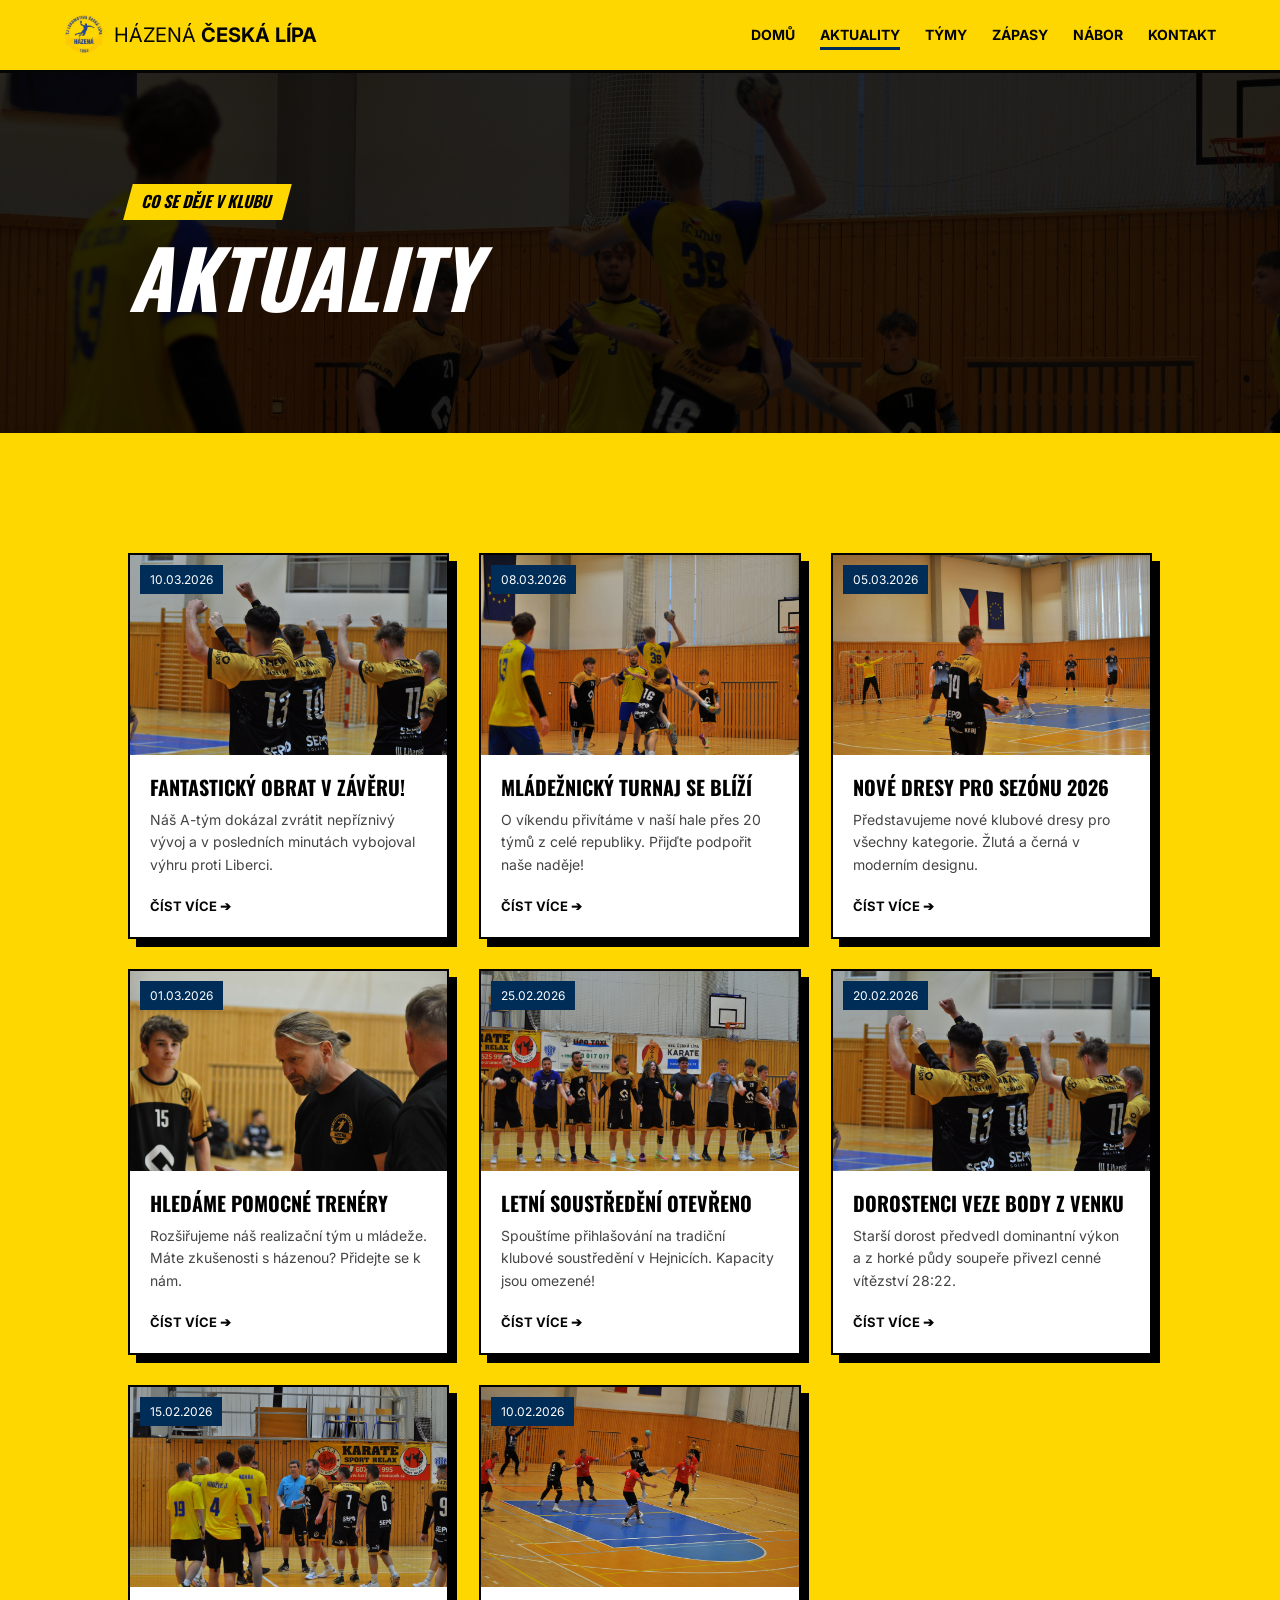
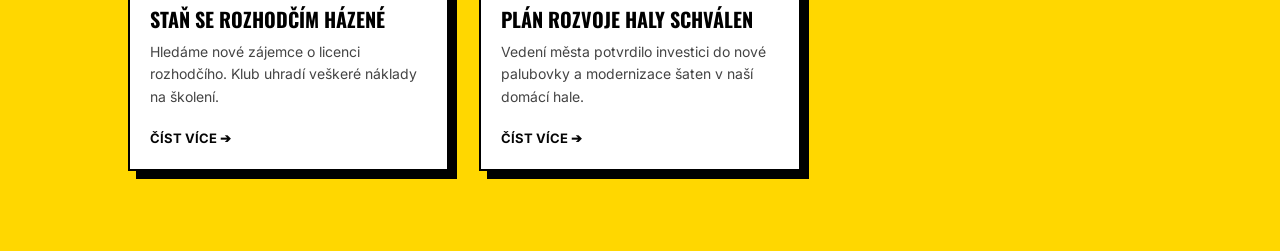
<file: aktuality.html>
<!DOCTYPE html>
<html lang="cs">
<head>
    <meta charset="UTF-8">
    <meta name="viewport" content="width=device-width, initial-scale=1.0">
    <title>Aktuality | Házená Česká Lípa</title>
    <link rel="stylesheet" href="style.css">
    <link href="https://fonts.googleapis.com/css2?family=Oswald:wght@400;700&family=Inter:wght@400;700&display=swap" rel="stylesheet">
</head>
<body>
    <nav class="navbar">
        <div class="logo">
            <img src="img/logo-ceskalipa.png" alt="Logo">
            <span>HÁZENÁ <strong>ČESKÁ</strong> <strong>LÍPA</strong></span>
        </div>
        <ul class="nav-links">
            <li><a href="index.html"><strong>DOMŮ</strong></a></li>
            <li><a href="aktuality.html" class="active">AKTUALITY</a></li>
            <li><a href="tymy.html">TÝMY</a></li>
            <li><a href="zapasy.html">ZÁPASY</a></li>
            <li><a href="nabor.html">NÁBOR</a></li>
            <li><a href="kontakt.html">KONTAKT</a></li>
        </ul>
    </nav>

    <header class="hero-sub">
        <div class="hero-content">
            <span class="badge">CO SE DĚJE V KLUBU</span>
            <h1>AKTUALITY</h1>
        </div>
    </header>

    <section class="news-section">
        <div class="news-grid">
            <article class="news-card">
                <div class="news-img">
                    <span class="date-tag">10.03.2026</span>
                    <img src="img/obrazek3.jpeg" alt="Zápas">
                </div>
                <div class="news-content">
                    <h3>FANTASTICKÝ OBRAT V ZÁVĚRU!</h3>
                    <p>Náš A-tým dokázal zvrátit nepříznivý vývoj a v posledních minutách vybojoval výhru proti Liberci.</p>
                    <a href="clanek-obrat.html" class="read-more">ČÍST VÍCE ➔</a>
                </div>
            </article>

            <article class="news-card">
                <div class="news-img">
                    <span class="date-tag">08.03.2026</span>
                    <img src="img/obrazek1.jpeg" alt="Mládež">
                </div>
                <div class="news-content">
                    <h3>MLÁDEŽNICKÝ TURNAJ SE BLÍŽÍ</h3>
                    <p>O víkendu přivítáme v naší hale přes 20 týmů z celé republiky. Přijďte podpořit naše naděje!</p>
                    <a href="clanek-turnaj.html" class="read-more">ČÍST VÍCE ➔</a>
                </div>
            </article>

            <article class="news-card">
                <div class="news-img">
                    <span class="date-tag">05.03.2026</span>
                    <img src="img/dresy.jpeg" alt="Dresy">
                </div>
                <div class="news-content">
                    <h3>NOVÉ DRESY PRO SEZÓNU 2026</h3>
                    <p>Představujeme nové klubové dresy pro všechny kategorie. Žlutá a černá v moderním designu.</p>
                    <a href="clanek-dresy.html" class="read-more">ČÍST VÍCE ➔</a>
                </div>
            </article>
            
            <article class="news-card">
                <div class="news-img">
                    <span class="date-tag">01.03.2026</span>
                    <img src="img/treneri.jpeg" alt="Trénink">
                </div>
                <div class="news-content">
                    <h3>HLEDÁME POMOCNÉ TRENÉRY</h3>
                    <p>Rozšiřujeme náš realizační tým u mládeže. Máte zkušenosti s házenou? Přidejte se k nám.</p>
                    <a href="clanek-treneri.html" class="read-more">ČÍST VÍCE ➔</a>
                </div>
            </article>

            <article class="news-card">
                <div class="news-img">
                    <span class="date-tag">25.02.2026</span>
                    <img src="img/tym.jpeg" alt="Soustředění">
                </div>
                <div class="news-content">
                    <h3>LETNÍ SOUSTŘEDĚNÍ OTEVŘENO</h3>
                    <p>Spouštíme přihlašování na tradiční klubové soustředění v Hejnicích. Kapacity jsou omezené!</p>
                    <a href="clanek-soustredeni.html" class="read-more">ČÍST VÍCE ➔</a>
                </div>
            </article>

            <article class="news-card">
                <div class="news-img">
                    <span class="date-tag">20.02.2026</span>
                    <img src="img/obrazek3.jpeg" alt="Vítězství">
                </div>
                <div class="news-content">
                    <h3>DOROSTENCI VEZE BODY Z VENKU</h3>
                    <p>Starší dorost předvedl dominantní výkon a z horké půdy soupeře přivezl cenné vítězství 28:22.</p>
                    <a href="clanek-dorost-vyhra.html" class="read-more">ČÍST VÍCE ➔</a>
                </div>
            </article>

            <article class="news-card">
                <div class="news-img">
                    <span class="date-tag">15.02.2026</span>
                    <img src="img/obrazek6.jpeg" alt="Rozhodčí">
                </div>
                <div class="news-content">
                    <h3>STAŇ SE ROZHODČÍM HÁZENÉ</h3>
                    <p>Hledáme nové zájemce o licenci rozhodčího. Klub uhradí veškeré náklady na školení.</p>
                    <a href="clanek-rozhodci.html" class="read-more">ČÍST VÍCE ➔</a>
                </div>
            </article>

            <article class="news-card">
                <div class="news-img">
                    <span class="date-tag">10.02.2026</span>
                    <img src="img/obrazek5.jpeg" alt="Valná hromada">
                </div>
                <div class="news-content">
                    <h3>PLÁN ROZVOJE HALY SCHVÁLEN</h3>
                    <p>Vedení města potvrdilo investici do nové palubovky a modernizace šaten v naší domácí hale.</p>
                    <a href="clanek-hala.html" class="read-more">ČÍST VÍCE ➔</a>
                </div>
            </article>
        </div>
    </section>

</body>
</html>
</file>
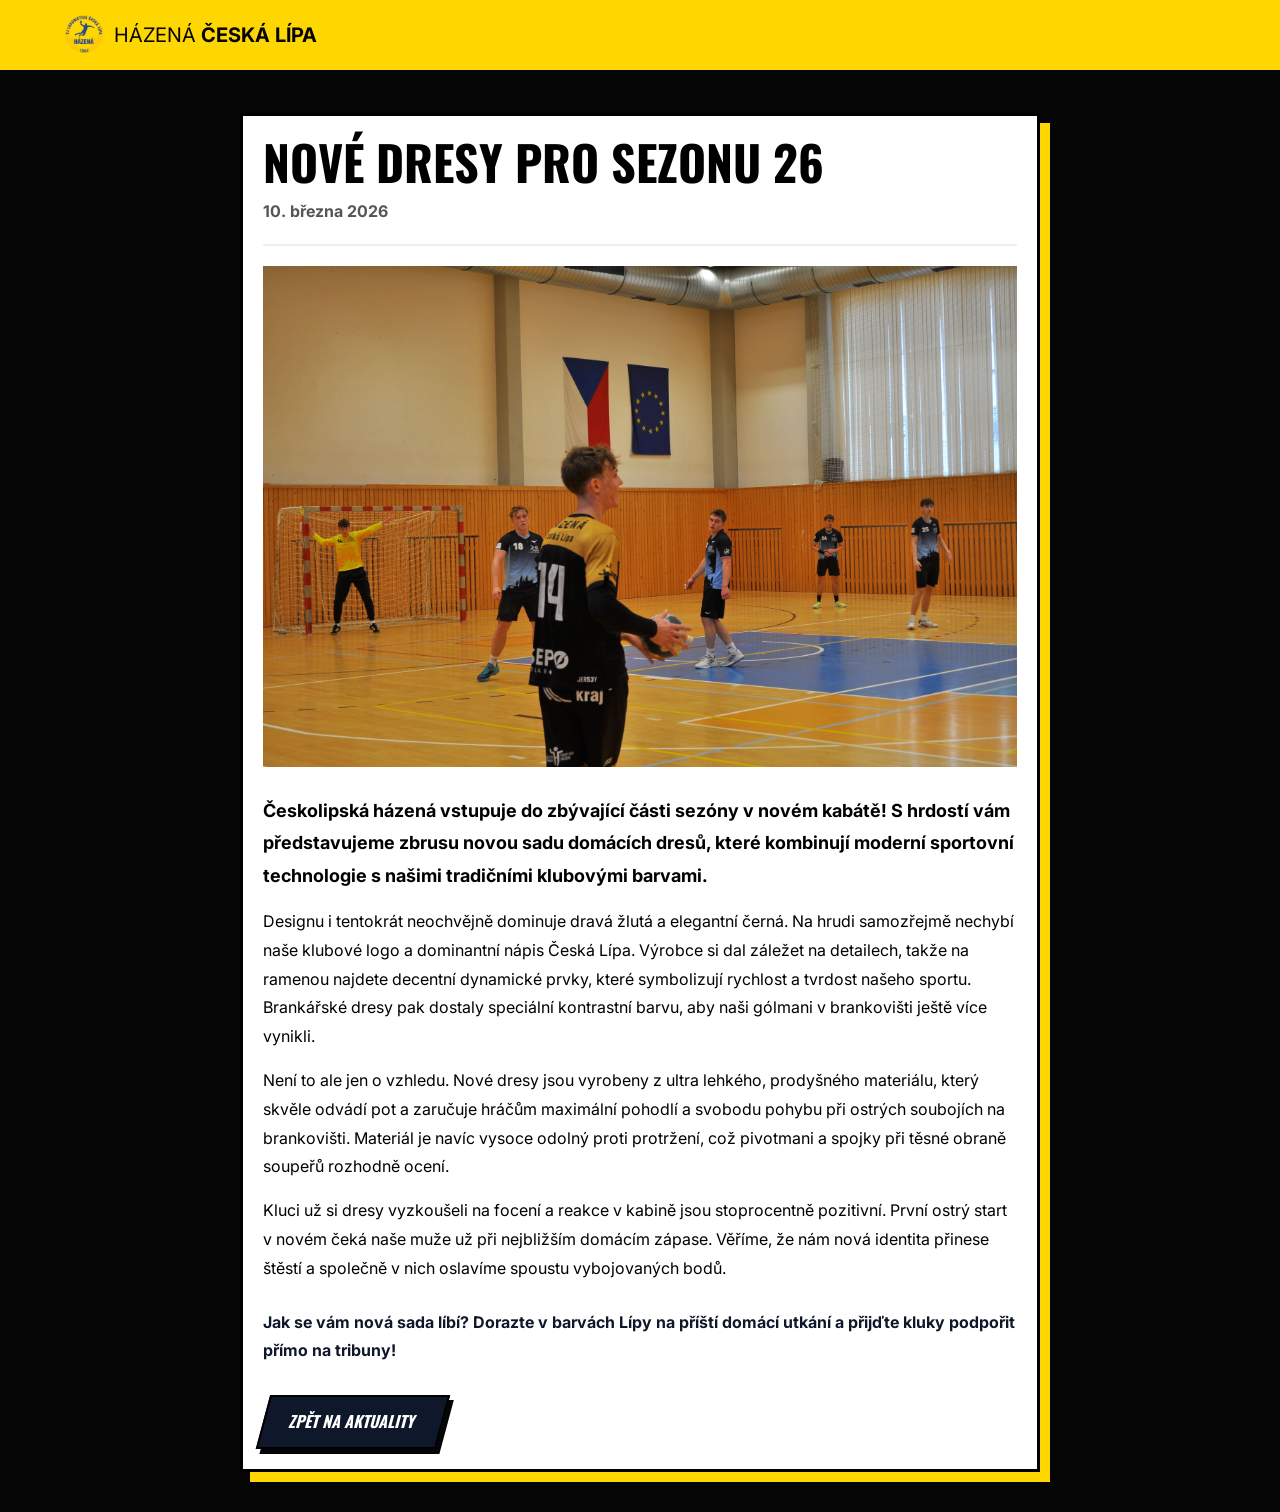
<file: clanek-dresy.html>
<!DOCTYPE html>
<html lang="cs">
<head>
    <meta charset="UTF-8">
    <meta name="viewport" content="width=device-width, initial-scale=1.0">
    <title>Nové dresy pro sezonu 26 | Házená Česká Lípa</title>
    <link rel="stylesheet" href="style.css">
    <link href="https://fonts.googleapis.com/css2?family=Oswald:wght@400;700&family=Inter:wght@400;700&display=swap" rel="stylesheet">
</head>
<body>
    <nav class="navbar">
        <div class="logo">
            <img src="img/logo-ceskalipa.png" alt="Logo">
            <span>HÁZENÁ <strong>ČESKÁ</strong> <strong>LÍPA</strong></span>
        </div>
    </nav>

    <article class="content-section" style="max-width: 800px; margin: 40px auto; padding: 20px; background: white; color: black; border: 3px solid black; box-shadow: 10px 10px 0px #FFD700;">
        <h1 style="font-family: 'Oswald'; text-transform: uppercase; font-size: 3rem; line-height: 1.1;">Nové dresy pro sezonu 26</h1>
        <p style="font-weight: bold; color: #555; font-family: 'Inter'; margin-top: 10px;">10. března 2026</p>
        <hr style="margin: 20px 0; border: 1px solid #eee;">
        
        <img src="img/dresy.jpeg" style="width: 100%; margin-bottom: 20px;" alt="Nové klubové dresy">
        
        <div style="font-family: 'Inter'; line-height: 1.8; font-size: 16px;">
            <p style="font-size: 18px; font-weight: bold; margin-bottom: 15px;">
                Českolipská házená vstupuje do zbývající části sezóny v novém kabátě! S hrdostí vám představujeme zbrusu novou sadu domácích dresů, které kombinují moderní sportovní technologie s našimi tradičními klubovými barvami. 
            </p>
            
            <p style="margin-bottom: 15px;">
                Designu i tentokrát neochvějně dominuje dravá žlutá a elegantní černá. Na hrudi samozřejmě nechybí naše klubové logo a dominantní nápis Česká Lípa. Výrobce si dal záležet na detailech, takže na ramenou najdete decentní dynamické prvky, které symbolizují rychlost a tvrdost našeho sportu. Brankářské dresy pak dostaly speciální kontrastní barvu, aby naši gólmani v brankovišti ještě více vynikli.
            </p>

            <p style="margin-bottom: 15px;">
                Není to ale jen o vzhledu. Nové dresy jsou vyrobeny z ultra lehkého, prodyšného materiálu, který skvěle odvádí pot a zaručuje hráčům maximální pohodlí a svobodu pohybu při ostrých soubojích na brankovišti. Materiál je navíc vysoce odolný proti protržení, což pivotmani a spojky při těsné obraně soupeřů rozhodně ocení.
            </p>

            <p style="margin-bottom: 15px;">
                Kluci už si dresy vyzkoušeli na focení a reakce v kabině jsou stoprocentně pozitivní. První ostrý start v novém čeká naše muže už při nejbližším domácím zápase. Věříme, že nám nová identita přinese štěstí a společně v nich oslavíme spoustu vybojovaných bodů.
            </p>

            <p style="font-weight: bold; margin-top: 25px; color: #0f172a;">
                Jak se vám nová sada líbí? Dorazte v barvách Lípy na příští domácí utkání a přijďte kluky podpořit přímo na tribuny!
            </p>
        </div>
        
        <a href="aktuality.html" class="btn-main" style="display: inline-block; margin-top: 30px; text-decoration: none; background: #0f172a; color: white; padding: 12px 25px; font-family: 'Oswald'; font-weight: bold; text-transform: uppercase; border: 2px solid black; transition: 0.2s;">ZPĚT NA AKTUALITY</a>
    </article>
</body>
</html>
</file>
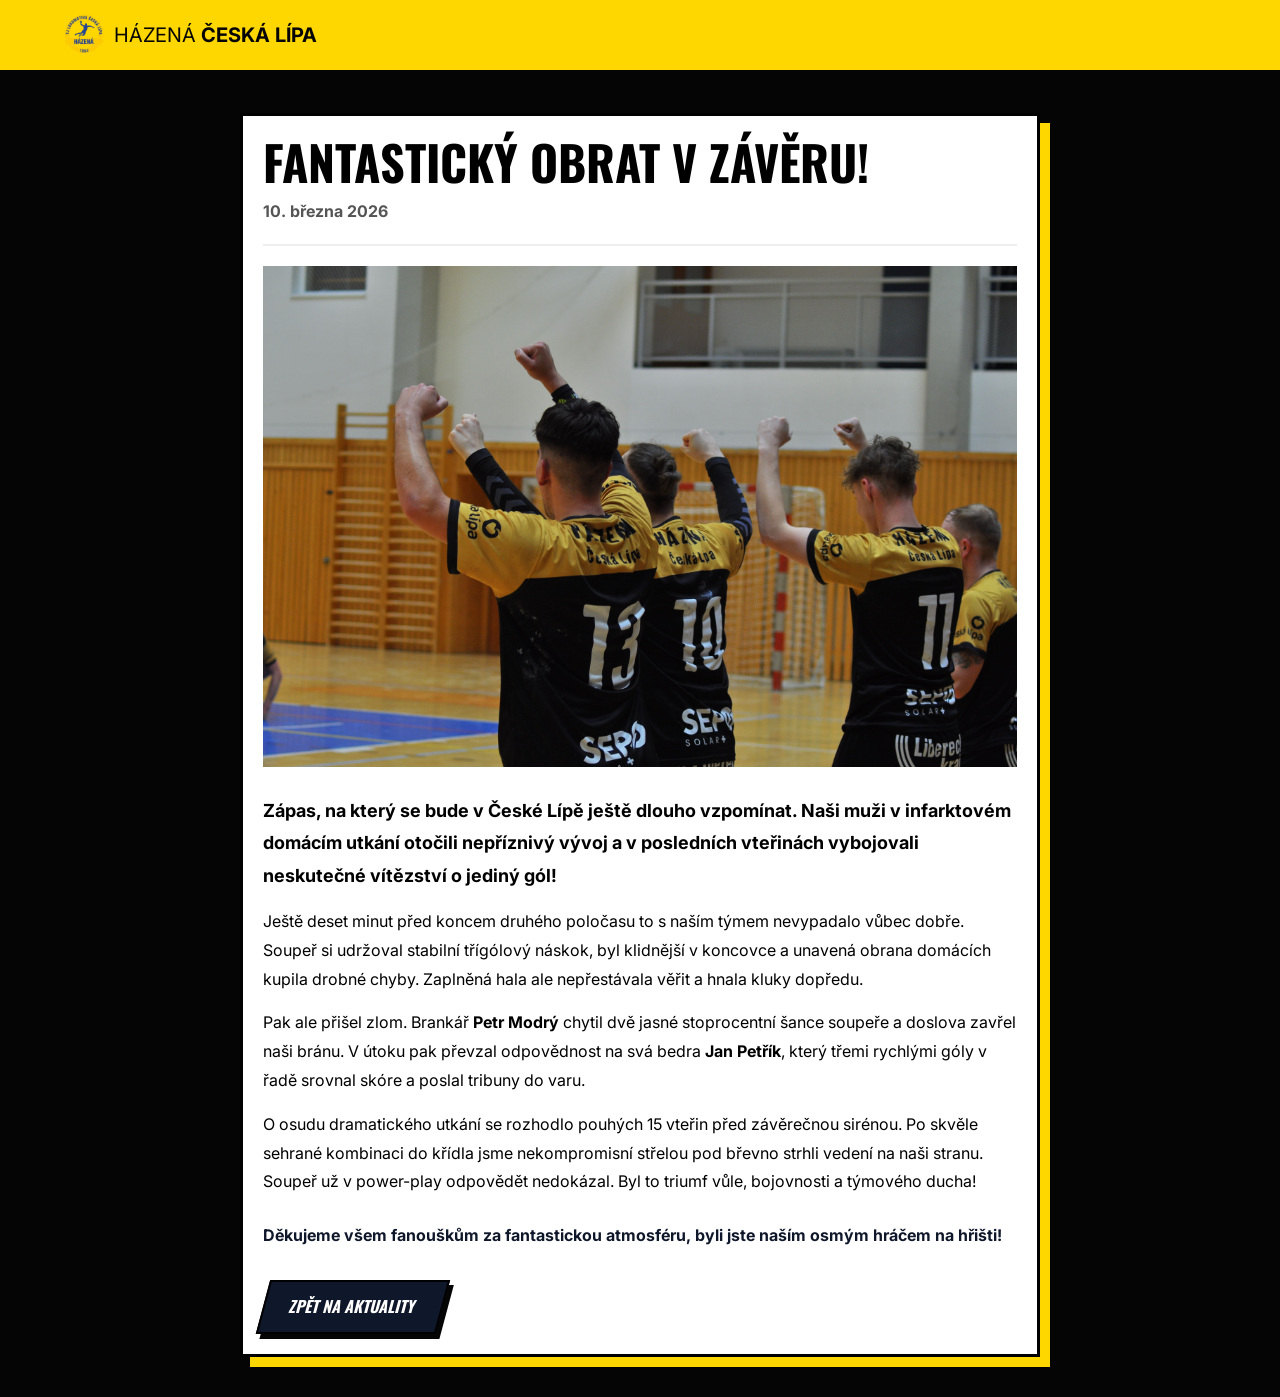
<file: clanek-obrat.html>
<!DOCTYPE html>
<html lang="cs">
<head>
    <meta charset="UTF-8">
    <meta name="viewport" content="width=device-width, initial-scale=1.0">
    <title>Fantastický obrat | Házená Česká Lípa</title>
    <link rel="stylesheet" href="style.css">
    <link href="https://fonts.googleapis.com/css2?family=Oswald:wght@400;700&family=Inter:wght@400;700&display=swap" rel="stylesheet">
</head>
<body>
    <nav class="navbar">
        <div class="logo">
            <img src="img/logo-ceskalipa.png" alt="Logo">
            <span>HÁZENÁ <strong>ČESKÁ</strong> <strong>LÍPA</strong></span>
        </div>
    </nav>

    <article class="content-section" style="max-width: 800px; margin: 40px auto; padding: 20px; background: white; color: black; border: 3px solid black; box-shadow: 10px 10px 0px #FFD700;">
        <h1 style="font-family: 'Oswald'; text-transform: uppercase; font-size: 3rem; line-height: 1.1;">Fantastický obrat v závěru!</h1>
        <p style="font-weight: bold; color: #555; font-family: 'Inter'; margin-top: 10px;">10. března 2026</p>
        <hr style="margin: 20px 0; border: 1px solid #eee;">
        
        <img src="img/obrazek3.jpeg" style="width: 100%; margin-bottom: 20px;" alt="Oslava vítězství">
        
        <div style="font-family: 'Inter'; line-height: 1.8; font-size: 16px;">
            <p style="font-size: 18px; font-weight: bold; margin-bottom: 15px;">
                Zápas, na který se bude v České Lípě ještě dlouho vzpomínat. Naši muži v infarktovém domácím utkání otočili nepříznivý vývoj a v posledních vteřinách vybojovali neskutečné vítězství o jediný gól!
            </p>
            
            <p style="margin-bottom: 15px;">
                Ještě deset minut před koncem druhého poločasu to s naším týmem nevypadalo vůbec dobře. Soupeř si udržoval stabilní třígólový náskok, byl klidnější v koncovce a unavená obrana domácích kupila drobné chyby. Zaplněná hala ale nepřestávala věřit a hnala kluky dopředu.
            </p>

            <p style="margin-bottom: 15px;">
                Pak ale přišel zlom. Brankář <strong>Petr Modrý</strong> chytil dvě jasné stoprocentní šance soupeře a doslova zavřel naši bránu. V útoku pak převzal odpovědnost na svá bedra <strong>Jan Petřík</strong>, který třemi rychlými góly v řadě srovnal skóre a poslal tribuny do varu.
            </p>

            <p style="margin-bottom: 15px;">
                O osudu dramatického utkání se rozhodlo pouhých 15 vteřin před závěrečnou sirénou. Po skvěle sehrané kombinaci do křídla jsme nekompromisní střelou pod břevno strhli vedení na naši stranu. Soupeř už v power-play odpovědět nedokázal. Byl to triumf vůle, bojovnosti a týmového ducha!
            </p>

            <p style="font-weight: bold; margin-top: 25px; color: #0f172a;">
                Děkujeme všem fanouškům za fantastickou atmosféru, byli jste naším osmým hráčem na hřišti!
            </p>
        </div>
        
        <a href="aktuality.html" class="btn-main" style="display: inline-block; margin-top: 30px; text-decoration: none; background: #0f172a; color: white; padding: 12px 25px; font-family: 'Oswald'; font-weight: bold; text-transform: uppercase; border: 2px solid black; transition: 0.2s;">ZPĚT NA AKTUALITY</a>
    </article>
</body>
</html>
</file>
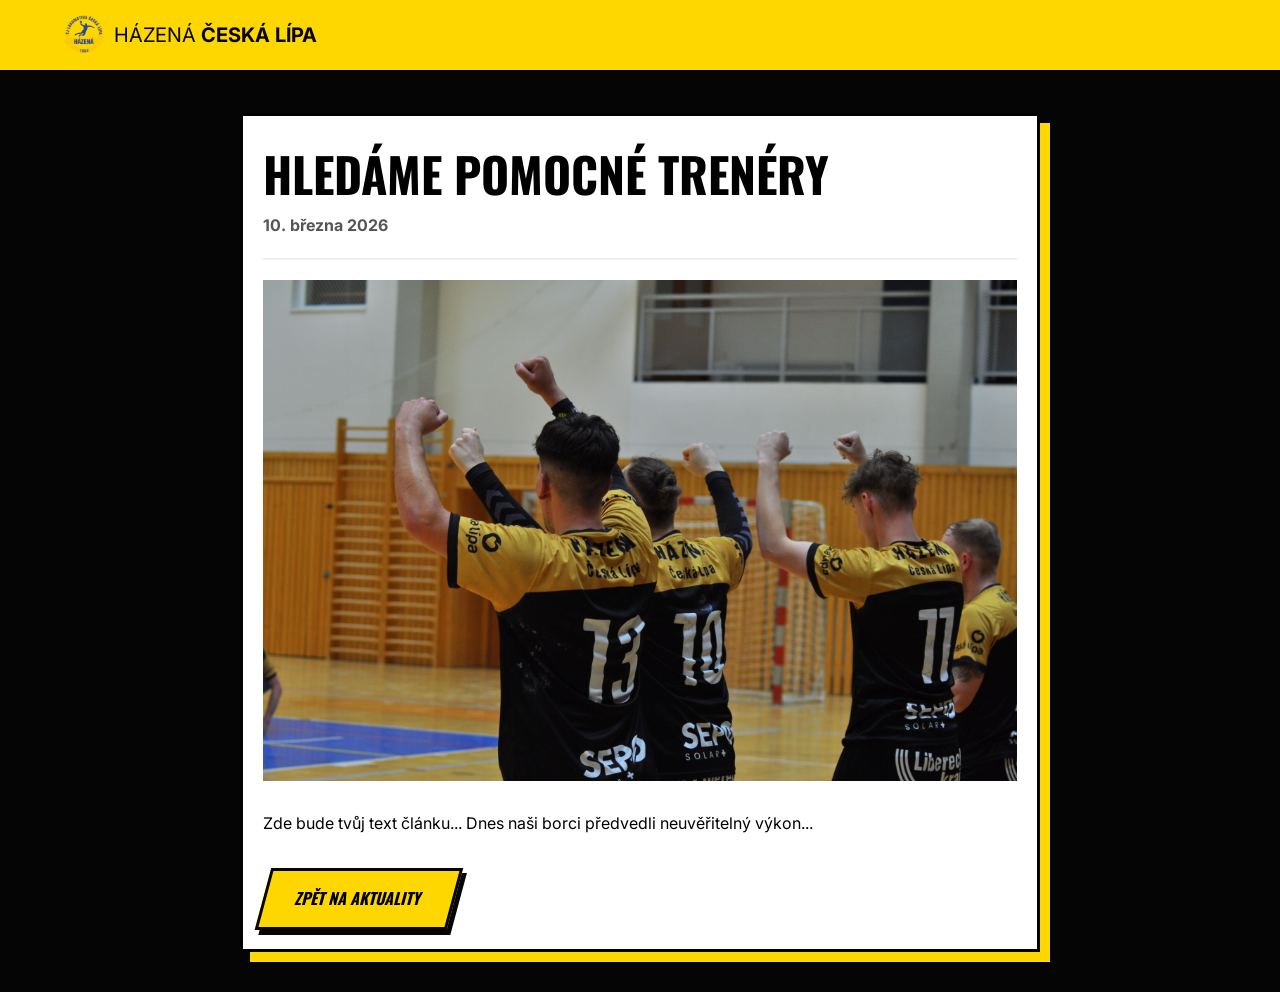
<file: clanek-treneri.html>
<!DOCTYPE html>
<html lang="cs">
<head>
    <meta charset="UTF-8">
    <title>Hledáme pomocné trenéry | Házená Česká Lípa</title>
    <link rel="stylesheet" href="style.css">
    <link href="https://fonts.googleapis.com/css2?family=Oswald:wght@400;700&family=Inter:wght@400;700&display=swap" rel="stylesheet">
</head>
<body>
    <nav class="navbar">
        <div class="logo">
            <img src="img/logo-ceskalipa.png" alt="Logo">
            <span>HÁZENÁ <strong>ČESKÁ</strong> <strong>LÍPA</strong></span>
        </div>
    </nav>

    <article class="content-section" style="max-width: 800px; margin: 40px auto; padding: 20px; background: white; color: black; border: 3px solid black; box-shadow: 10px 10px 0px #FFD700;">
        <h1 style="font-family: 'Oswald'; text-transform: uppercase; font-size: 3rem;">Hledáme pomocné trenéry</h1>
        <p style="font-weight: bold; color: #555;">10. března 2026</p>
        <hr style="margin: 20px 0; border: 1px solid #eee;">
        <img src="img/obrazek3.jpeg" style="width: 100%; margin-bottom: 20px;">
        <div style="font-family: 'Inter'; line-height: 1.8;">
            <p>Zde bude tvůj text článku... Dnes naši borci předvedli neuvěřitelný výkon...</p>
        </div>
        <a href="aktuality.html" class="btn-main" style="display: inline-block; margin-top: 30px; text-decoration: none;">ZPĚT NA AKTUALITY</a>
    </article>
</body>
</html>
</file>
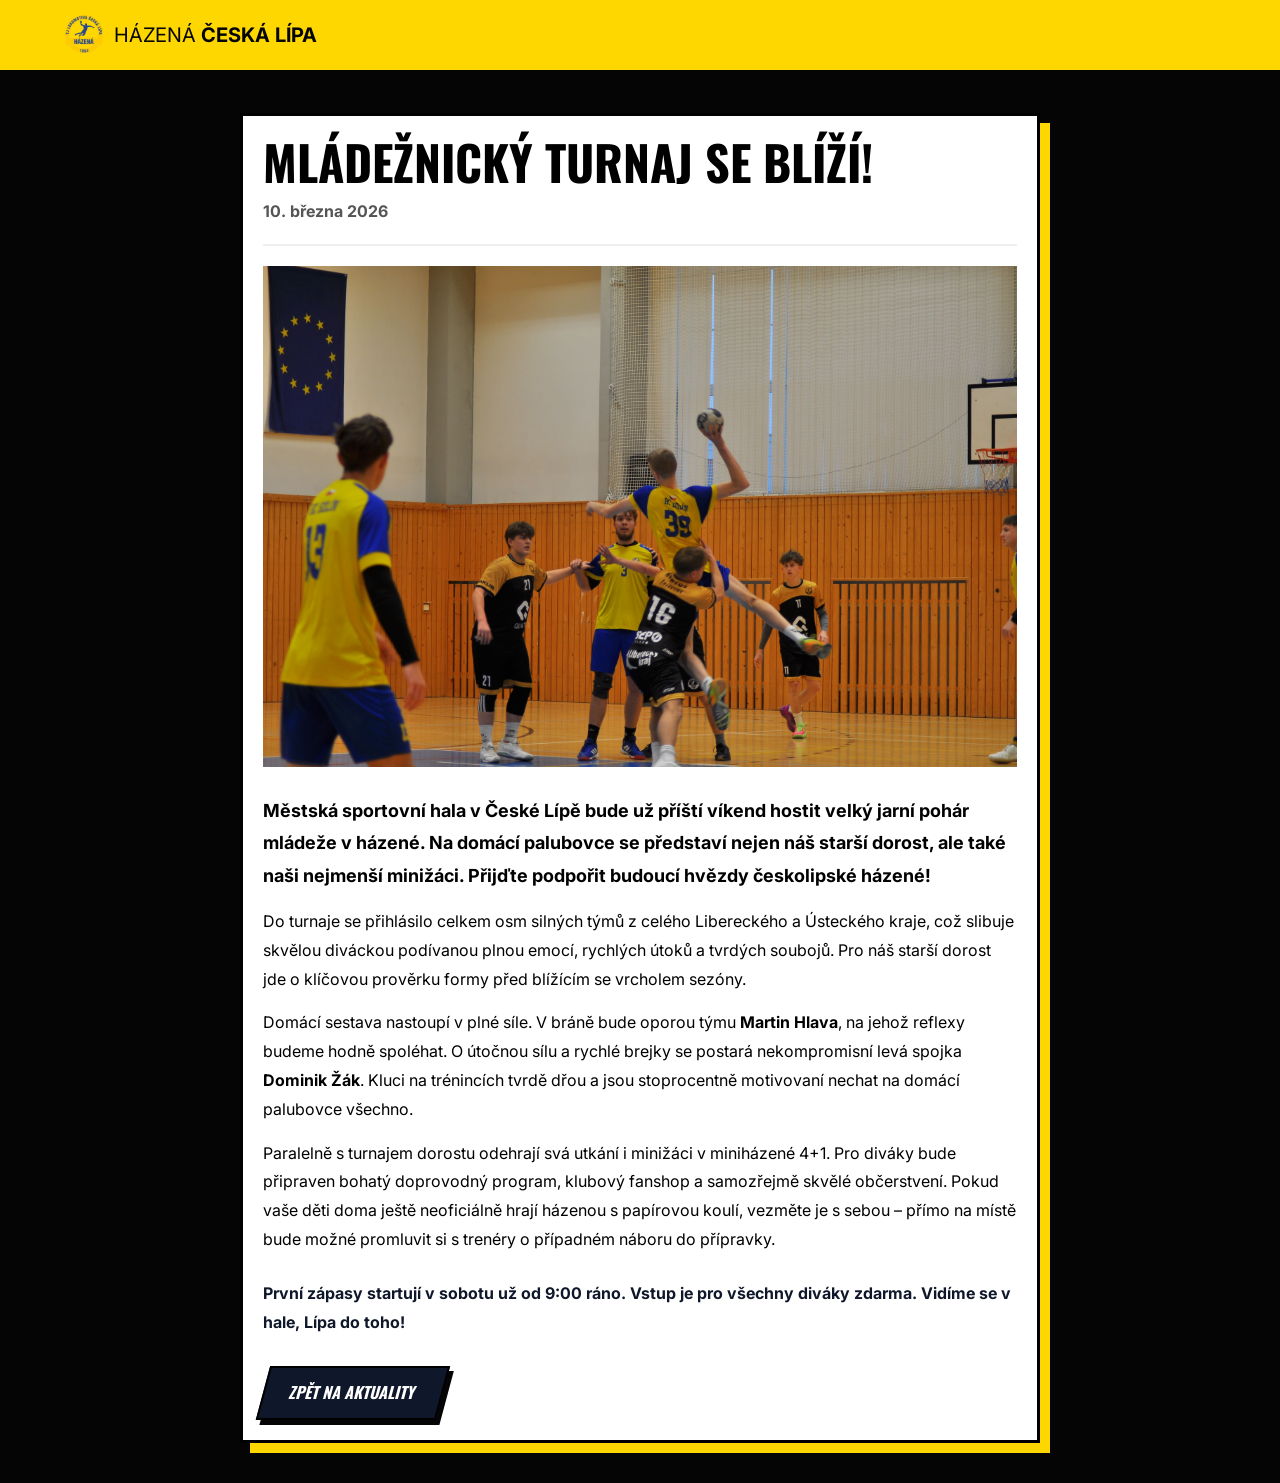
<file: clanek-turnaj.html>
<!DOCTYPE html>
<html lang="cs">
<head>
    <meta charset="UTF-8">
    <meta name="viewport" content="width=device-width, initial-scale=1.0">
    <title>Mládežnický turnaj se blíží | Házená Česká Lípa</title>
    <link rel="stylesheet" href="style.css">
    <link href="https://fonts.googleapis.com/css2?family=Oswald:wght@400;700&family=Inter:wght@400;700&display=swap" rel="stylesheet">
</head>
<body>
    <nav class="navbar">
        <div class="logo">
            <img src="img/logo-ceskalipa.png" alt="Logo">
            <span>HÁZENÁ <strong>ČESKÁ</strong> <strong>LÍPA</strong></span>
        </div>
    </nav>

    <article class="content-section" style="max-width: 800px; margin: 40px auto; padding: 20px; background: white; color: black; border: 3px solid black; box-shadow: 10px 10px 0px #FFD700;">
        <h1 style="font-family: 'Oswald'; text-transform: uppercase; font-size: 3rem; line-height: 1.1;">Mládežnický turnaj se blíží!</h1>
        <p style="font-weight: bold; color: #555; font-family: 'Inter'; margin-top: 10px;">10. března 2026</p>
        <hr style="margin: 20px 0; border: 1px solid #eee;">
        
        <img src="img/obrazek1.jpeg" style="width: 100%; margin-bottom: 20px;" alt="Mládežnický turnaj">
        
        <div style="font-family: 'Inter'; line-height: 1.8; font-size: 16px;">
            <p style="font-size: 18px; font-weight: bold; margin-bottom: 15px;">
                Městská sportovní hala v České Lípě bude už příští víkend hostit velký jarní pohár mládeže v házené. Na domácí palubovce se představí nejen náš starší dorost, ale také naši nejmenší minižáci. Přijďte podpořit budoucí hvězdy českolipské házené!
            </p>
            
            <p style="margin-bottom: 15px;">
                Do turnaje se přihlásilo celkem osm silných týmů z celého Libereckého a Ústeckého kraje, což slibuje skvělou diváckou podívanou plnou emocí, rychlých útoků a tvrdých soubojů. Pro náš starší dorost jde o klíčovou prověrku formy před blížícím se vrcholem sezóny.
            </p>

            <p style="margin-bottom: 15px;">
                Domácí sestava nastoupí v plné síle. V bráně bude oporou týmu <strong>Martin Hlava</strong>, na jehož reflexy budeme hodně spoléhat. O útočnou sílu a rychlé brejky se postará nekompromisní levá spojka <strong>Dominik Žák</strong>. Kluci na trénincích tvrdě dřou a jsou stoprocentně motivovaní nechat na domácí palubovce všechno.
            </p>

            <p style="margin-bottom: 15px;">
                Paralelně s turnajem dorostu odehrají svá utkání i minižáci v miniházené 4+1. Pro diváky bude připraven bohatý doprovodný program, klubový fanshop a samozřejmě skvělé občerstvení. Pokud vaše děti doma ještě neoficiálně hrají házenou s papírovou koulí, vezměte je s sebou – přímo na místě bude možné promluvit si s trenéry o případném náboru do přípravky.
            </p>

            <p style="font-weight: bold; margin-top: 25px; color: #0f172a;">
                První zápasy startují v sobotu už od 9:00 ráno. Vstup je pro všechny diváky zdarma. Vidíme se v hale, Lípa do toho!
            </p>
        </div>
        
        <a href="aktuality.html" class="btn-main" style="display: inline-block; margin-top: 30px; text-decoration: none; background: #0f172a; color: white; padding: 12px 25px; font-family: 'Oswald'; font-weight: bold; text-transform: uppercase; border: 2px solid black; transition: 0.2s;">ZPĚT NA AKTUALITY</a>
    </article>
</body>
</html>
</file>
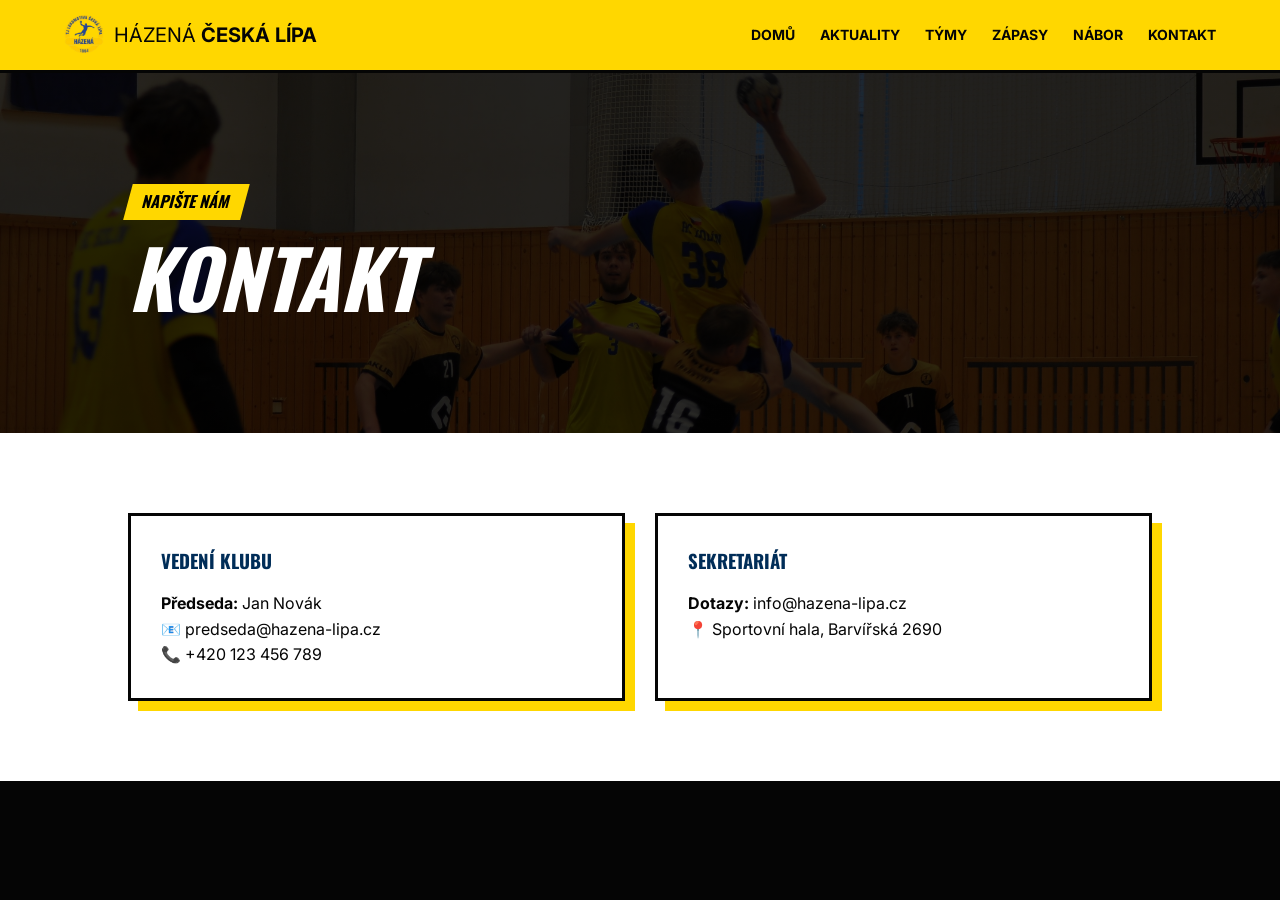
<file: kontakt.html>
<!DOCTYPE html>
<html lang="cs">
<head>
    <meta charset="UTF-8">
    <meta name="viewport" content="width=device-width, initial-scale=1.0">
    <title>Kontakt | Házená Česká Lípa</title>
    <link rel="stylesheet" href="style.css">
    <link href="https://fonts.googleapis.com/css2?family=Oswald:wght@400;700&family=Inter:wght@400;700&display=swap" rel="stylesheet">
</head>
<body>

     <nav class="navbar">
        <div class="logo">
            <img src="img/logo-ceskalipa.png" alt="Logo">
            <span>HÁZENÁ <strong>ČESKÁ</strong> <strong>LÍPA</strong></span>
        </div>
        <ul class="nav-links">
    <li><a href="index.html"><strong>DOMŮ</strong></a></li>
    <li><a href="aktuality.html">AKTUALITY</a></li>
    <li><a href="tymy.html">TÝMY</a></li>
    <li><a href="zapasy.html">ZÁPASY</a></li>
    <li><a href="nabor.html">NÁBOR</a></li>
    <li><a href="kontakt.html">KONTAKT</a></li>
    </ul>
    </nav>

    <header class="hero-sub">
        <div class="hero-content">
            <span class="badge">NAPIŠTE NÁM</span>
            <h1>KONTAKT</h1>
        </div>
    </header>

    <section class="content-section">
        <div class="contact-grid">
            <div class="contact-card">
                <h3>Vedení klubu</h3>
                <p><strong>Předseda:</strong> Jan Novák</p>
                <p>📧 predseda@hazena-lipa.cz</p>
                <p>📞 +420 123 456 789</p>
            </div>
            <div class="contact-card">
                <h3>Sekretariát</h3>
                <p><strong>Dotazy:</strong> info@hazena-lipa.cz</p>
                <p>📍 Sportovní hala, Barvířská 2690</p>
            </div>
        </div>
    </section>
</body>
</html>
</file>
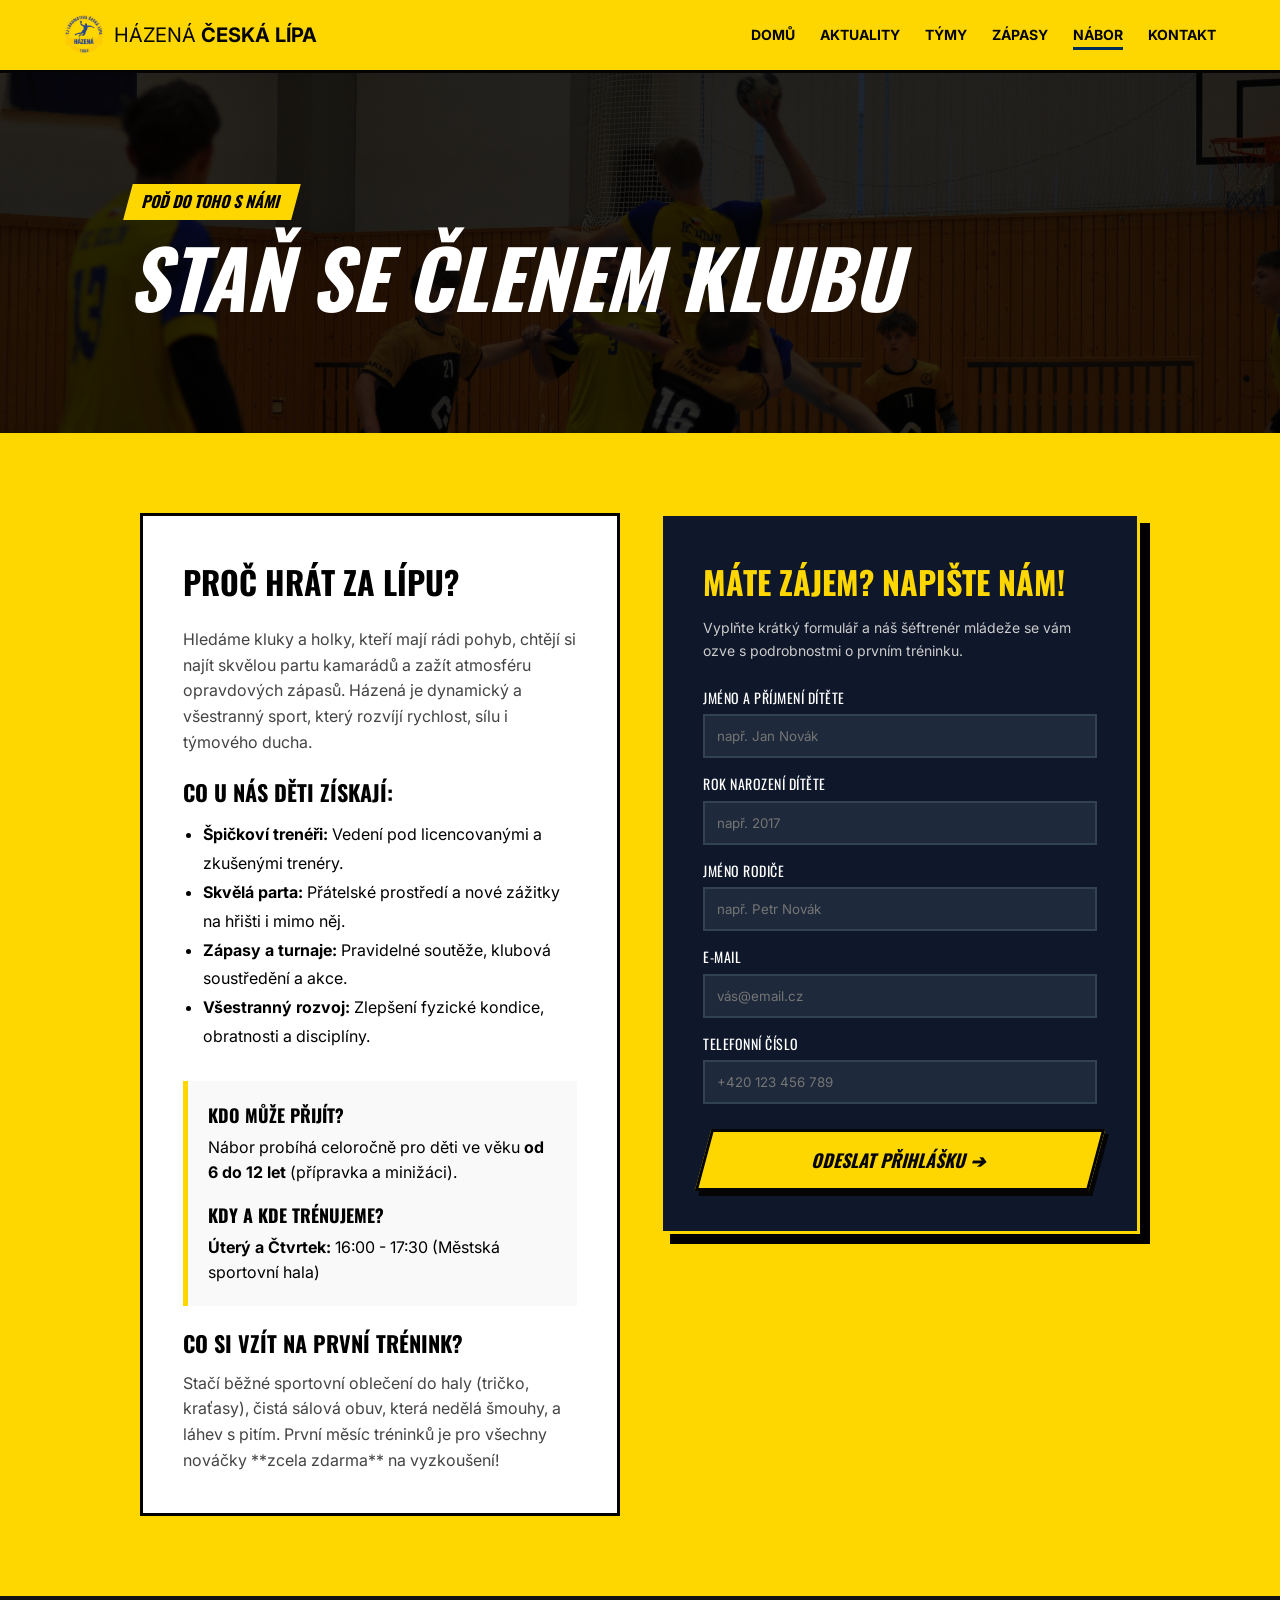
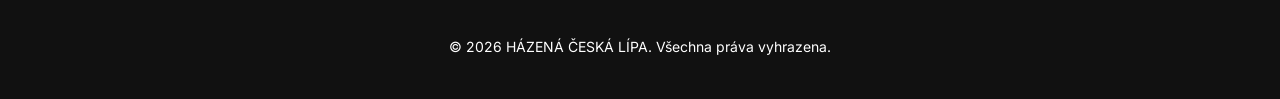
<file: nabor.html>
<!DOCTYPE html>
<html lang="cs">
<head>
    <meta charset="UTF-8">
    <meta name="viewport" content="width=device-width, initial-scale=1.0">
    <title>Nábor | Házená Česká Lípa</title>
    <link rel="stylesheet" href="style.css">
    <link href="https://fonts.googleapis.com/css2?family=Oswald:wght@400;700&family=Inter:wght@400;700&display=swap" rel="stylesheet">
</head>
<body>

    <nav class="navbar">
        <div class="logo">
            <img src="img/logo-ceskalipa.png" alt="Logo">
            <span>HÁZENÁ <strong>ČESKÁ</strong> <strong>LÍPA</strong></span>
        </div>
        <ul class="nav-links">
            <li><a href="index.html"><strong>DOMŮ</strong></a></li>
            <li><a href="aktuality.html">AKTUALITY</a></li>
            <li><a href="tymy.html">TÝMY</a></li>
            <li><a href="zapasy.html">ZÁPASY</a></li>
            <li><a href="nabor.html" class="active">NÁBOR</a></li>
            <li><a href="kontakt.html">KONTAKT</a></li>
        </ul>
    </nav>

    <header class="hero-sub">
        <div class="hero-content">
            <span class="badge">POĎ DO TOHO S NÁMI</span>
            <h1>STAŇ SE ČLENEM KLUBU</h1>
        </div>
    </header>

    <section class="news-section"> 
        <div class="recruit-container" style="max-width: 1000px; margin: 0 auto; display: grid; grid-template-columns: 1fr 1fr; gap: 40px; align-items: start;">
            
            <div class="recruit-info-box" style="background: white; color: black; padding: 40px; border: 3px solid black; box-shadow: 10px 10px 0px #FFD700;">
                <h2 style="font-family: 'Oswald'; font-size: 32px; margin-bottom: 20px; text-transform: uppercase;">Proč hrát za Lípu?</h2>
                <p style="font-family: 'Inter'; line-height: 1.6; color: #444; margin-bottom: 20px;">
                    Hledáme kluky a holky, kteří mají rádi pohyb, chtějí si najít skvělou partu kamarádů a zažít atmosféru opravdových zápasů. Házená je dynamický a všestranný sport, který rozvíjí rychlost, sílu i týmového ducha.
                </p>

                <h3 style="font-family: 'Oswald'; font-size: 22px; margin: 20px 0 10px 0;">Co u nás děti získají:</h3>
                <ul style="margin-bottom: 30px; padding-left: 20px; font-family: 'Inter'; line-height: 1.8;">
                    <li><strong>Špičkoví trenéři:</strong> Vedení pod licencovanými a zkušenými trenéry.</li>
                    <li><strong>Skvělá parta:</strong> Přátelské prostředí a nové zážitky na hřišti i mimo něj.</li>
                    <li><strong>Zápasy a turnaje:</strong> Pravidelné soutěže, klubová soustředění a akce.</li>
                    <li><strong>Všestranný rozvoj:</strong> Zlepšení fyzické kondice, obratnosti a disciplíny.</li>
                </ul>

                <div style="background: #f9f9f9; padding: 20px; border-left: 5px solid #FFD700;">
                    <h4 style="font-family: 'Oswald'; margin: 0 0 5px 0; font-size: 18px;">KDO MŮŽE PŘIJÍT?</h4>
                    <p style="font-family: 'Inter'; margin-bottom: 15px;">Nábor probíhá celoročně pro děti ve věku <strong>od 6 do 12 let</strong> (přípravka a minižáci).</p>
                    
                    <h4 style="font-family: 'Oswald'; margin: 0 0 5px 0; font-size: 18px;">KDY A KDE TRÉNUJEME?</h4>
                    <p style="font-family: 'Inter'; margin: 0;"><strong>Úterý a Čtvrtek:</strong> 16:00 - 17:30 (Městská sportovní hala)</p>
                </div>

                <h3 style="font-family: 'Oswald'; font-size: 22px; margin: 20px 0 10px 0;">Co si vzít na první trénink?</h3>
                <p style="font-family: 'Inter'; line-height: 1.6; color: #444;">
                    Stačí běžné sportovní oblečení do haly (tričko, kraťasy), čistá sálová obuv, která nedělá šmouhy, a láhev s pitím. První měsíc tréninků je pro všechny nováčky **zcela zdarma** na vyzkoušení!
                </p>
            </div>

            <div class="recruit-form-box" style="background: #0f172a; color: white; padding: 40px; border: 3px solid #FFD700; box-shadow: 10px 10px 0px black;">
                <h2 style="font-family: 'Oswald'; font-size: 32px; margin-bottom: 10px; text-transform: uppercase; color: #FFD700;">Máte zájem? Napište nám!</h2>
                <p style="font-family: 'Inter'; color: #ccc; margin-bottom: 25px; font-size: 14px;">
                    Vyplňte krátký formulář a náš šéftrenér mládeže se vám ozve s podrobnostmi o prvním tréninku.
                </p>

                <form id="naborovy-formular" action="#" method="POST" style="display: flex; flex-direction: column; gap: 15px;">
                    <div>
                        <label style="display: block; font-family: 'Oswald'; margin-bottom: 5px; font-size: 14px; letter-spacing: 0.5px;">JMÉNO A PŘÍJMENÍ DÍTĚTE</label>
                        <input type="text" placeholder="např. Jan Novák" required style="width: 100%; padding: 12px; font-family: 'Inter'; border: 2px solid #334155; background: #1e293b; color: white; box-sizing: border-box;">
                    </div>

                    <div>
                        <label style="display: block; font-family: 'Oswald'; margin-bottom: 5px; font-size: 14px; letter-spacing: 0.5px;">ROK NAROZENÍ DÍTĚTE</label>
                        <input type="number" placeholder="např. 2017" required style="width: 100%; padding: 12px; font-family: 'Inter'; border: 2px solid #334155; background: #1e293b; color: white; box-sizing: border-box;">
                    </div>

                    <div>
                        <label style="display: block; font-family: 'Oswald'; margin-bottom: 5px; font-size: 14px; letter-spacing: 0.5px;">JMÉNO RODIČE</label>
                        <input type="text" placeholder="např. Petr Novák" required style="width: 100%; padding: 12px; font-family: 'Inter'; border: 2px solid #334155; background: #1e293b; color: white; box-sizing: border-box;">
                    </div>

                    <div>
                        <label style="display: block; font-family: 'Oswald'; margin-bottom: 5px; font-size: 14px; letter-spacing: 0.5px;">E-MAIL</label>
                        <input type="email" placeholder="vás@email.cz" required style="width: 100%; padding: 12px; font-family: 'Inter'; border: 2px solid #334155; background: #1e293b; color: white; box-sizing: border-box;">
                    </div>

                    <div>
                        <label style="display: block; font-family: 'Oswald'; margin-bottom: 5px; font-size: 14px; letter-spacing: 0.5px;">TELEFONNÍ ČÍSLO</label>
                        <input type="tel" placeholder="+420 123 456 789" required style="width: 100%; padding: 12px; font-family: 'Inter'; border: 2px solid #334155; background: #1e293b; color: white; box-sizing: border-box;">
                    </div>

                    <button type="submit" class="btn-submit">
                        ODESLAT PŘIHLÁŠKU ➔
                    </button>
                </form>
            </div>

        </div>
    </section>

    <footer style="padding: 40px; text-align: center; background: #111; color: white; font-family: 'Inter'; font-size: 14px;">
        <p>&copy; 2026 HÁZENÁ ČESKÁ LÍPA. Všechna práva vyhrazena.</p>
    </footer>

    <script src="script.js"></script>
</body>
</html>
</file>
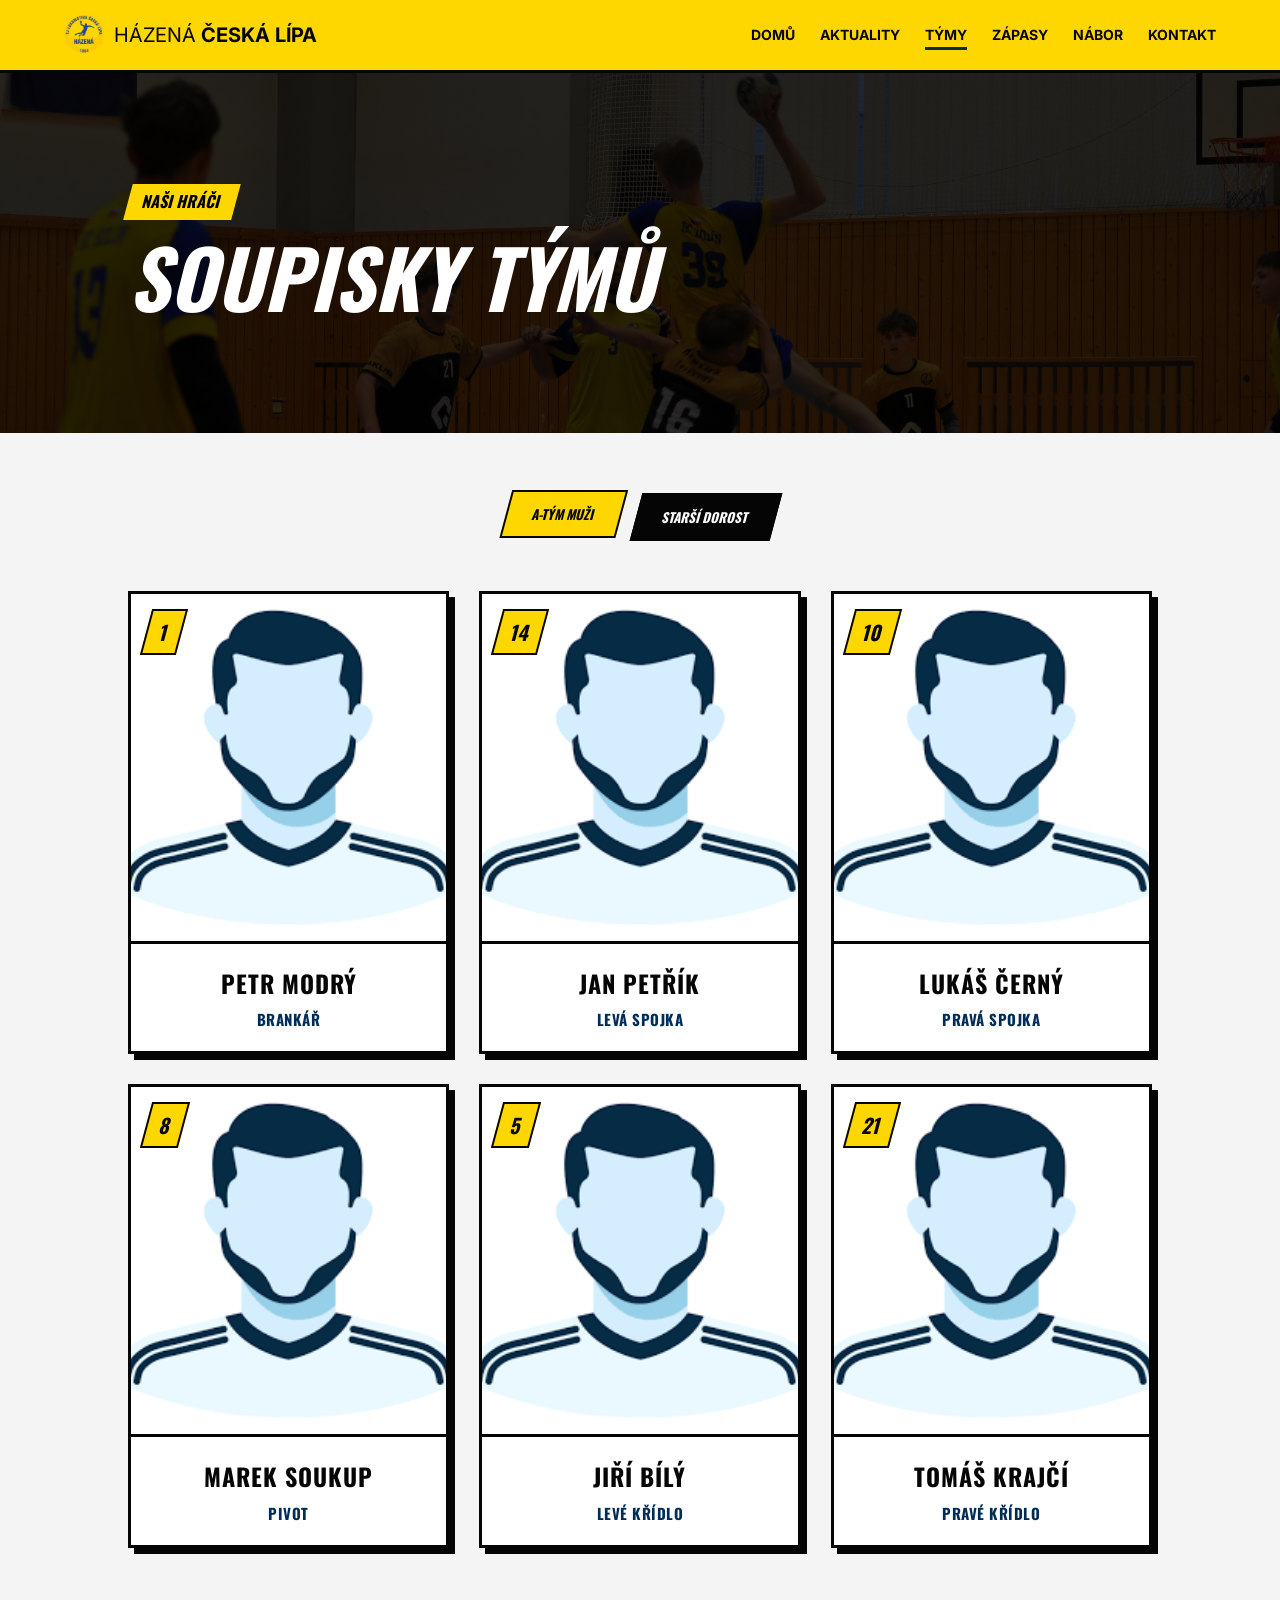
<file: tymy.html>
<!DOCTYPE html>
<html lang="cs">
<head>
    <meta charset="UTF-8">
    <meta name="viewport" content="width=device-width, initial-scale=1.0">
    <title>Týmy | Házená Česká Lípa</title>
    <link rel="stylesheet" href="style.css">
    <link href="https://fonts.googleapis.com/css2?family=Oswald:wght@400;700&family=Inter:wght@400;700&display=swap" rel="stylesheet">
</head>
<body>
    <nav class="navbar">
        <div class="logo">
            <img src="img/logo-ceskalipa.png" alt="Logo">
            <span>HÁZENÁ <strong>ČESKÁ</strong> <strong>LÍPA</strong></span>
        </div>
        <ul class="nav-links">
            <li><a href="index.html"><strong>DOMŮ</strong></a></li>
            <li><a href="index.html">AKTUALITY</a></li>
            <li><a href="tymy.html" class="active">TÝMY</a></li>
            <li><a href="zapasy.html">ZÁPASY</a></li>
            <li><a href="nabor.html">NÁBOR</a></li>
            <li><a href="kontakt.html">KONTAKT</a></li>
        </ul>
    </nav>

    <header class="hero-sub">
        <div class="hero-content">
            <span class="badge">NAŠI HRÁČI</span>
            <h1>SOUPISKY TÝMŮ</h1>
        </div>
    </header>

    <section class="team-page-section">
        <div class="filter-container">
            <button class="btn-filter active" onclick="loadPlayers('muzi')">A-TÝM MUŽI</button>
            <button class="btn-filter" onclick="loadPlayers('dorost')">STARŠÍ DOROST</button>
        </div>

        <div class="player-grid" id="playerList">
            <p>Načítám soupisku týmu...</p>
        </div>
    </section>

    <script src="script.js"></script>
</body>
</html>
</file>
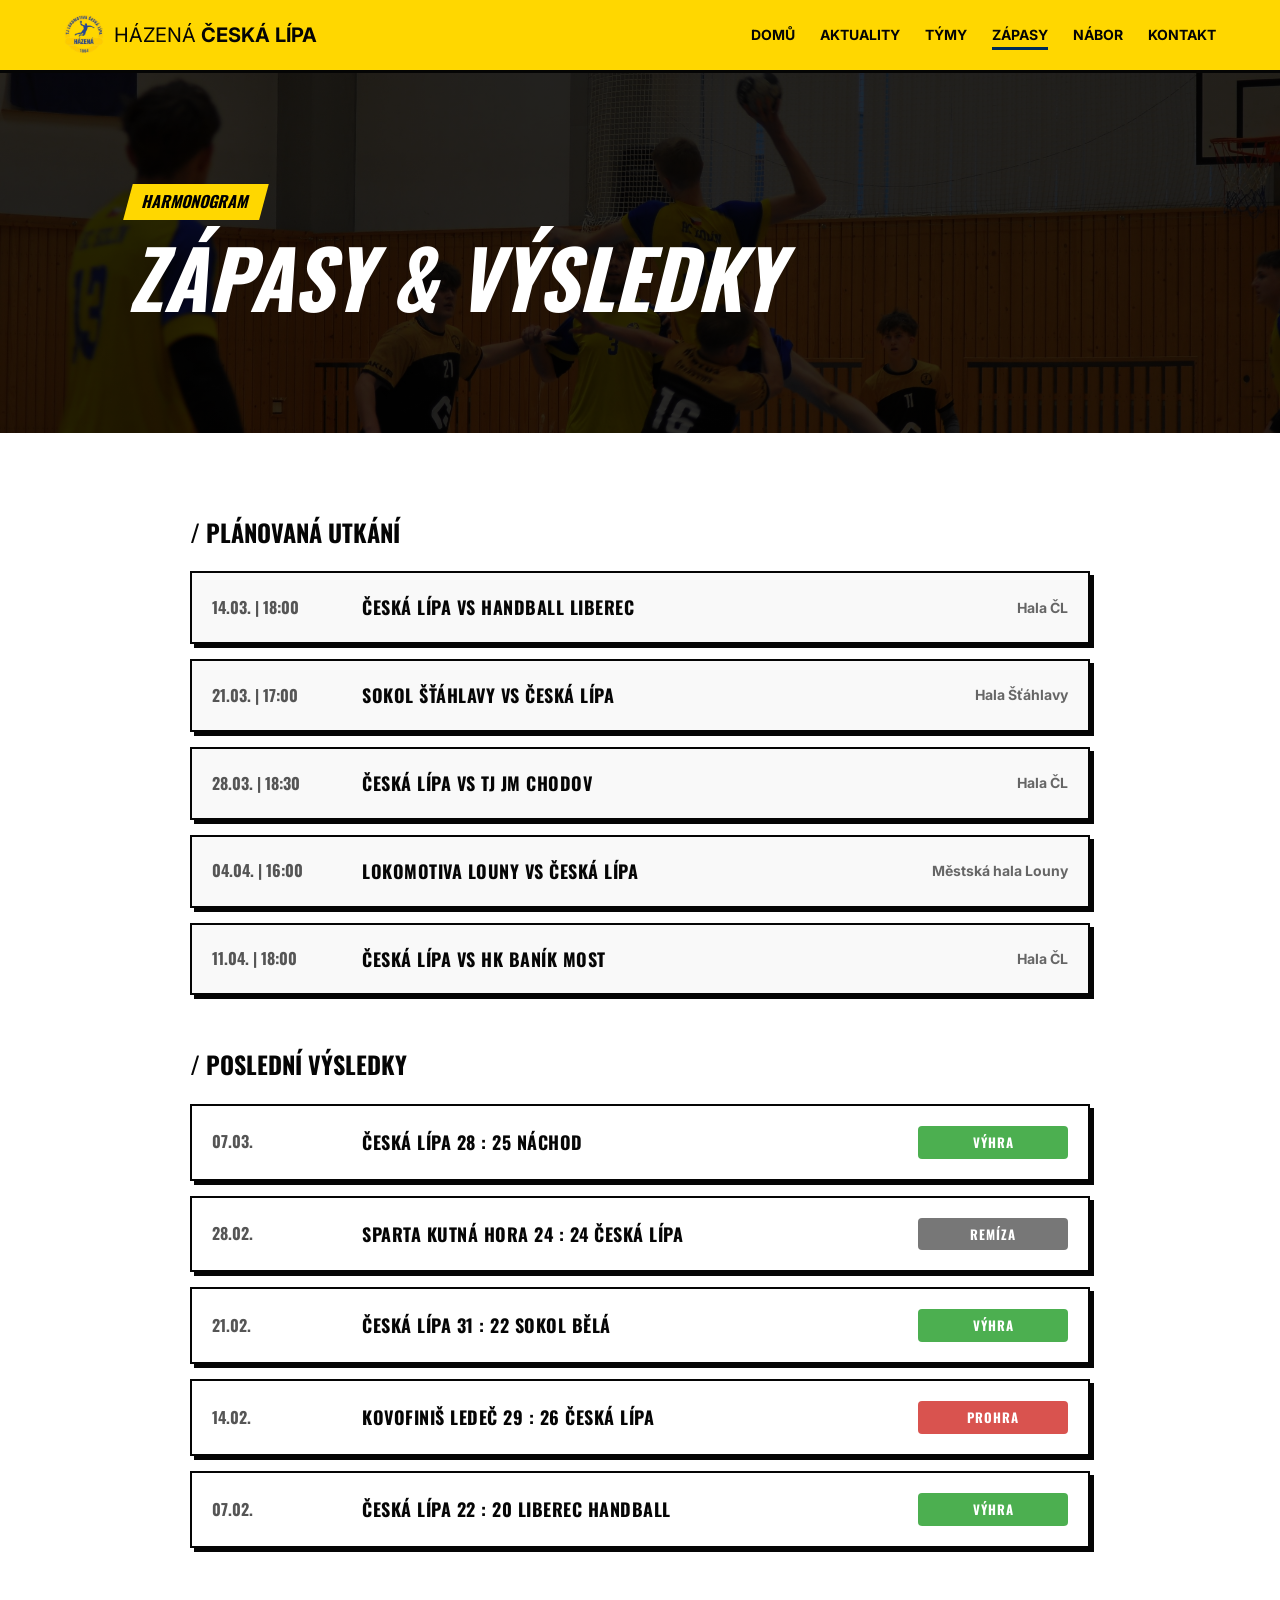
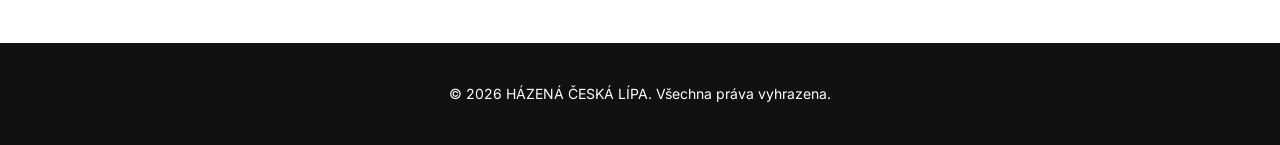
<file: zapasy.html>
<!DOCTYPE html>
<html lang="cs">
<head>
    <meta charset="UTF-8">
    <meta name="viewport" content="width=device-width, initial-scale=1.0">
    <title>Zápasy | Házená Česká Lípa</title>
    <link rel="stylesheet" href="style.css">
    <link href="https://fonts.googleapis.com/css2?family=Oswald:wght@400;700&family=Inter:wght@400;700&display=swap" rel="stylesheet">
</head>
<body>

    <nav class="navbar">
        <div class="logo">
            <img src="img/logo-ceskalipa.png" alt="Logo">
            <span>HÁZENÁ <strong>ČESKÁ</strong> <strong>LÍPA</strong></span>
        </div>
        <ul class="nav-links">
            <li><a href="index.html"><strong>DOMŮ</strong></a></li>
            <li><a href="aktuality.html">AKTUALITY</a></li>
            <li><a href="tymy.html">TÝMY</a></li>
            <li><a href="zapasy.html" class="active">ZÁPASY</a></li>
            <li><a href="nabor.html">NÁBOR</a></li>
            <li><a href="kontakt.html">KONTAKT</a></li>
        </ul>
    </nav>

    <header class="hero-sub">
        <div class="hero-content">
            <span class="badge">HARMONOGRAM</span>
            <h1>ZÁPASY & VÝSLEDKY</h1>
        </div>
    </header>

    <section class="content-section">
        <div class="match-list-container">
            
            <h2 style="margin-bottom: 20px;">/ PLÁNOVANÁ UTKÁNÍ</h2>
            
            <div class="match-row">
                <div class="match-date">14.03. | 18:00</div>
                <div class="match-teams-row">Česká Lípa VS Handball Liberec</div>
                <div class="match-place">Hala ČL</div>
            </div>

            <div class="match-row">
                <div class="match-date">21.03. | 17:00</div>
                <div class="match-teams-row">Sokol Šťáhlavy VS Česká Lípa</div>
                <div class="match-place">Hala Šťáhlavy</div>
            </div>

            <div class="match-row">
                <div class="match-date">28.03. | 18:30</div>
                <div class="match-teams-row">Česká Lípa VS TJ JM Chodov</div>
                <div class="match-place">Hala ČL</div>
            </div>

            <div class="match-row">
                <div class="match-date">04.04. | 16:00</div>
                <div class="match-teams-row">Lokomotiva Louny VS Česká Lípa</div>
                <div class="match-place">Městská hala Louny</div>
            </div>

            <div class="match-row">
                <div class="match-date">11.04. | 18:00</div>
                <div class="match-teams-row">Česká Lípa VS HK Baník Most</div>
                <div class="match-place">Hala ČL</div>
            </div>

            <h2 style="margin-top: 50px; margin-bottom: 20px;">/ POSLEDNÍ VÝSLEDKY</h2>
            
            <div class="match-row result">
                <div class="match-date">07.03.</div>
                <div class="match-teams-row">Česká Lípa 28 : 25 Náchod</div>
                <div class="match-status win">VÝHRA</div>
            </div>

            <div class="match-row result">
                <div class="match-date">28.02.</div>
                <div class="match-teams-row">Sparta Kutná Hora 24 : 24 Česká Lípa</div>
                <div class="match-status draw">REMÍZA</div>
            </div>

            <div class="match-row result">
                <div class="match-date">21.02.</div>
                <div class="match-teams-row">Česká Lípa 31 : 22 Sokol Bělá</div>
                <div class="match-status win">VÝHRA</div>
            </div>

            <div class="match-row result">
                <div class="match-date">14.02.</div>
                <div class="match-teams-row">Kovofiniš Ledeč 29 : 26 Česká Lípa</div>
                <div class="match-status loss">PROHRA</div>
            </div>

            <div class="match-row result">
                <div class="match-date">07.02.</div>
                <div class="match-teams-row">Česká Lípa 22 : 20 Liberec Handball</div>
                <div class="match-status win">VÝHRA</div>
            </div>

        </div>
    </section>

    <footer style="padding: 40px; text-align: center; background: #111; color: white; font-family: 'Inter'; font-size: 14px;">
        <p>&copy; 2026 HÁZENÁ ČESKÁ LÍPA. Všechna práva vyhrazena.</p>
    </footer>

</body>
</html>
</file>
<file: style.css>
:root {
    --primary-yellow: #FFD700;
    --dark-blue: #002D58;
    --black: #050505;
    --white: #ffffff;
    --gray: #f4f4f4;
}

* { margin: 0; padding: 0; box-sizing: border-box; }

body {
    font-family: 'Inter', sans-serif;
    background-color: var(--black);
    color: var(--white);
    line-height: 1.6;
}

h1, h2, h3, .badge, .btn-main, .widget-header, .league-tag, .victory-tag {
    font-family: 'Oswald', sans-serif;
    text-transform: uppercase;
}

/* NAVBAR & NAV-LINKS ANIMACE */
.navbar {
    display: flex;
    justify-content: space-between;
    align-items: center;
    padding: 15px 5%;
    background: var(--primary-yellow);
    color: var(--black);
    position: sticky;
    top: 0;
    z-index: 1000;
    border-bottom: 3px solid var(--black);
}

.logo { display: flex; align-items: center; gap: 10px; font-size: 20px; }
.logo img { height: 40px; }
.nav-links { display: flex; list-style: none; gap: 25px; }
.nav-links a { 
    text-decoration: none; 
    color: var(--black); 
    font-weight: bold; 
    font-size: 14px; 
    transition: color 0.2s ease, border-bottom 0.2s ease; 
    padding-bottom: 4px;
}
.nav-links a:hover { color: var(--dark-blue); }
.nav-links a.active { border-bottom: 3px solid var(--dark-blue); }

/* HERO SEKCIA */
.hero {
    height: 90vh;
    background: linear-gradient(rgba(0,0,0,0.7), rgba(0,0,0,0.5)), url('background-photo.jpg') center/cover;
    display: flex;
    align-items: center;
    justify-content: space-between;
    padding: 0 10%;
    position: relative;
    overflow: hidden;
}

.hero::after {
    content: '';
    position: absolute;
    bottom: -50px; left: 0;
    width: 100%; height: 100px;
    background: var(--primary-yellow);
    transform: skewY(-2deg);
}

.hero-content h1 { font-size: clamp(40px, 8vw, 80px); line-height: 0.9; font-style: italic; margin-bottom: 10px; }
.badge { background: var(--primary-yellow); color: black; padding: 5px 15px; display: inline-block; transform: skewX(-15deg); font-weight: bold; margin-bottom: 20px; }

/* ANIMÁCIA: BTN MAIN */
.btn-main {
    display: inline-block;
    margin-top: 30px;
    background: var(--primary-yellow);
    color: black;
    padding: 15px 30px;
    text-decoration: none;
    font-weight: bold;
    transform: skewX(-15deg);
    border: 3px solid var(--black);
    box-shadow: 5px 5px 0px var(--black);
    transition: all 0.15s ease-in-out;
}
.btn-main:hover { 
    background: white; 
    transform: skewX(-15deg) translate(-2px, -2px); 
    box-shadow: 7px 7px 0px var(--black);
}
.btn-main:active {
    transform: skewX(-15deg) translate(3px, 3px);
    box-shadow: 0px 0px 0px var(--black);
}

/* WIDGET */
.next-match-widget {
    background: white;
    color: black;
    padding: 30px;
    width: 380px;
    border: 3px solid var(--black);
    box-shadow: 12px 12px 0px var(--black);
    position: relative;
}

.widget-header {
    background: var(--black);
    color: var(--primary-yellow);
    padding: 5px 15px;
    position: absolute;
    top: -15px; right: 20px;
    transform: skewX(-15deg);
}

.match-teams { display: flex; justify-content: space-around; align-items: center; margin: 20px 0; text-align: center; }
.team img { height: 60px; display: block; margin: 0 auto 10px; }
.vs { font-family: 'Oswald'; font-style: italic; font-size: 24px; color: #bbb; }

.countdown { display: flex; justify-content: space-between; background: #eee; padding: 15px; border: 1px solid #ddd; margin-bottom: 15px; }
.countdown div { text-align: center; flex: 1; }
.countdown span { display: block; font-size: 22px; font-weight: bold; font-family: 'Oswald'; }
.countdown p { font-size: 10px; color: #666; }
.match-info { font-size: 13px; font-weight: bold; }

/* AKTUALITY SEKCIA & BTN "VŠECHNY NOVINKY" */
.news-section { background-color: var(--primary-yellow); padding: 80px 10%; color: black; }
.news-grid { display: grid; grid-template-columns: repeat(3, 1fr); gap: 30px; margin-top: 40px; }

.link-all {
    display: inline-block;
    background: white;
    color: black;
    padding: 10px 20px;
    font-family: 'Oswald';
    font-weight: bold;
    text-decoration: none;
    text-transform: uppercase;
    border: 3px solid black;
    box-shadow: 5px 5px 0px black;
    transition: all 0.15s ease-in-out;
}
.link-all:hover {
    background: var(--black);
    color: var(--primary-yellow);
    transform: translate(-2px, -2px);
    box-shadow: 7px 7px 0px black;
}
.link-all:active {
    transform: translate(5px, 5px);
    box-shadow: 0px 0px 0px black;
}

@media (max-width: 1024px) { .news-grid { grid-template-columns: repeat(2, 1fr); } }
@media (max-width: 768px) { .news-grid { grid-template-columns: 1fr; } }

/* KARTY AKTUALÍT */
.news-card { background: white; border: 2px solid black; box-shadow: 8px 8px 0px black; transition: 0.3s; height: 100%; display: flex; flex-direction: column; }
.news-card:hover { transform: translate(-4px, -4px); box-shadow: 12px 12px 0px black; }
.news-img { position: relative; height: 200px; overflow: hidden; }
.news-img img { width: 100%; height: 100%; object-fit: cover; }
.date-tag { position: absolute; top: 10px; left: 10px; background: var(--dark-blue); color: white; padding: 5px 10px; font-size: 12px; z-index: 2; }
.news-content { padding: 20px; flex-grow: 1; display: flex; flex-direction: column; }
.news-content h3 { font-size: 20px; margin-bottom: 10px; line-height: 1.2; }
.news-content p { font-size: 14px; margin-bottom: 20px; color: #444; }

/* ANIMÁCIA: ČÍST VÍCE ŠÍPKA */
.read-more { 
    font-weight: bold; 
    text-decoration: none; 
    color: var(--black); 
    margin-top: auto; 
    font-size: 13px; 
    display: inline-block;
    transition: transform 0.2s ease, color 0.2s ease;
}
.read-more:hover { color: var(--dark-blue); transform: translateX(5px); }

/* VÝSLEDKY A NÁBOR */
.last-result-section { background: white; padding: 100px 10%; display: flex; gap: 40px; color: black; }
.result-box, .recruit-box { flex: 1; border: 3px solid black; box-shadow: 10px 10px 0px black; padding: 40px; display: flex; flex-direction: column; justify-content: center; }
.result-box { background: var(--primary-yellow); text-align: center; }
.league-tag { font-size: 14px; margin-bottom: 20px; opacity: 0.8; }
.score-row { display: flex; align-items: center; justify-content: center; gap: 20px; margin: 20px 0; }
.team-score img { height: 50px; display: block; margin: 0 auto 5px; }
.score { font-size: 50px; font-family: 'Oswald'; background: white; padding: 10px 20px; border: 2px solid black; }
.victory-tag { background: #4CAF50; color: white; padding: 5px 15px; display: inline-block; margin-top: 20px; }

.recruit-box { background: var(--black); color: white; }
.recruit-box h2 { color: var(--primary-yellow); font-size: 36px; margin: 15px 0; }

/* ANIMÁCIA: BTN DARK (Nábor) */
.btn-dark { 
    display: inline-block; 
    background: var(--primary-yellow); 
    color: black; 
    padding: 12px 25px; 
    text-decoration: none; 
    font-weight: bold; 
    margin-top: 20px; 
    width: fit-content; 
    transform: skewX(-15deg); 
    border: 3px solid var(--primary-yellow);
    box-shadow: 4px 4px 0px var(--white);
    transition: all 0.15s ease-in-out;
}
.btn-dark:hover {
    background: var(--white);
    color: var(--black);
    border-color: var(--white);
    transform: skewX(-15deg) translate(-2px, -2px);
    box-shadow: 6px 6px 0px var(--primary-yellow);
}
.btn-dark:active {
    transform: skewX(-15deg) translate(4px, 4px);
    box-shadow: 0px 0px 0px var(--primary-yellow);
}

/* PARTNEŘI KLUBU */
.sponsors-section { background-color: var(--white); padding: 60px 10%; color: var(--black); border-top: 5px solid var(--black); }
.sponsors-grid { display: grid; grid-template-columns: repeat(5, 1fr); gap: 40px; align-items: center; margin-top: 40px; }
.sponsor-item { text-align: center; transition: transform 0.3s ease; }
.sponsor-item img { max-width: 100%; height: 80px; object-fit: contain; filter: grayscale(100%); opacity: 0.7; transition: all 0.3s ease; margin-bottom: 15px; }
.sponsor-item:hover img { filter: grayscale(0%); opacity: 1; transform: scale(1.1); }
.sponsor-item p { font-family: 'Oswald', sans-serif; font-size: 12px; font-weight: bold; color: #888; }

@media (max-width: 1024px) { .sponsors-grid { grid-template-columns: repeat(3, 1fr); } }
@media (max-width: 600px) { .sponsors-grid { grid-template-columns: repeat(2, 1fr); } }

/* SEKUNDÁRNE STRÁNKY A FILTRE */
.hero-sub { height: 40vh; background: linear-gradient(rgba(0,0,0,0.8), rgba(0,0,0,0.8)), url('img/obrazek1.jpeg') center/cover; display: flex; align-items: center; padding: 0 10%; }
.content-section { padding: 80px 10%; background: var(--white); color: var(--black); }
.contact-grid { display: grid; grid-template-columns: repeat(auto-fit, minmax(300px, 1fr)); gap: 30px; }
.contact-card { border: 3px solid var(--black); padding: 30px; box-shadow: 10px 10px 0px var(--primary-yellow); }
.contact-card h3 { margin-bottom: 15px; color: var(--dark-blue); }
.recruit-info-box { background: white; padding: 40px; border: 3px solid black; box-shadow: 10px 10px 0px black; }

/* STRÁNKA ZÁPASY */
.match-list-container { max-width: 900px; margin: 0 auto; }
.match-row { 
    display: grid; grid-template-columns: 150px 1fr 150px; padding: 20px; background: #f9f9f9; border: 2px solid var(--black); margin-bottom: 15px; align-items: center; font-weight: bold; color: var(--black); box-shadow: 4px 4px 0px var(--black); transition: transform 0.25s cubic-bezier(0.25, 0.46, 0.45, 0.94), box-shadow 0.25s cubic-bezier(0.25, 0.46, 0.45, 0.94), background-color 0.25s ease, border-color 0.25s ease;
}
.match-row:not(.result):hover { transform: translate(-5px, -5px); box-shadow: 9px 9px 0px var(--primary-yellow); background-color: var(--white); border-color: var(--black); }
.match-row.result { background: var(--white); }
.match-row.result:has(.win):hover { transform: translate(-5px, -5px); box-shadow: 9px 9px 0px #4CAF50; background-color: #f1fbf2; }
.match-row.result:has(.draw):hover { transform: translate(-5px, -5px); box-shadow: 9px 9px 0px #777777; background-color: #f7f7f7; }
.match-row.result:has(.loss):hover { transform: translate(-5px, -5px); box-shadow: 9px 9px 0px #d9534f; background-color: #fdf3f2; }
.match-date { font-family: 'Oswald', sans-serif; font-size: 16px; color: #555; }
.match-teams-row { font-family: 'Oswald', sans-serif; font-size: 18px; text-transform: uppercase; letter-spacing: 0.5px; }
.match-place { text-align: right; color: #666; font-size: 14px; }
.match-status { color: white; text-align: center; padding: 6px 12px; font-size: 13px; font-family: 'Oswald', sans-serif; letter-spacing: 1px; border-radius: 4px; transition: transform 0.2s ease; }
.match-status.win { background: #4CAF50; }
.match-status.draw { background: #777; }
.match-status.loss { background: #d9534f; }
.match-row:hover .match-status { transform: scale(1.08) skewX(-10deg); }

/* TLAČIDLÁ FILTROVANIA TÝMOV */
.team-page-section { padding: 60px 10%; background-color: var(--gray); min-height: 80vh; }
.filter-container { display: flex; justify-content: center; gap: 15px; margin-bottom: 50px; flex-wrap: wrap; }
.btn-filter {
    background: var(--black); color: var(--white); padding: 12px 25px; font-family: 'Oswald', sans-serif; font-weight: bold; cursor: pointer; transform: skewX(-15deg); transition: all 0.2s cubic-bezier(0.25, 0.46, 0.45, 0.94); border: 2px solid var(--black);
}
.btn-filter.active, .btn-filter:hover { background: var(--primary-yellow); color: var(--black); transform: skewX(-15deg) translateY(-3px); }
.btn-filter:active { transform: skewX(-15deg) translateY(1px); }

/* SOUPISKA KARTY - INTERAKTIVNÍ ANIMACE */
.player-grid { display: grid; grid-template-columns: repeat(auto-fill, minmax(250px, 1fr)); gap: 30px; }
.player-card { 
    background: var(--white); border: 3px solid var(--black); box-shadow: 6px 6px 0px var(--black); position: relative; overflow: hidden; display: flex; flex-direction: column; transition: transform 0.25s cubic-bezier(0.25, 0.46, 0.45, 0.94), box-shadow 0.25s cubic-bezier(0.25, 0.46, 0.45, 0.94);
}
.player-card:hover { transform: translate(-6px, -6px); box-shadow: 12px 12px 0px var(--primary-yellow); }
.player-img-container { background: #222; height: 350px; overflow: hidden; display: flex; align-items: center; justify-content: center; border-bottom: 3px solid var(--black); position: relative; }
.player-img-container img { width: 100%; height: 100%; object-fit: cover; transition: transform 0.3s ease-in-out; }
.player-card:hover .player-img-container img { transform: scale(1.08); }
.player-img-container.no-img::after { content: "FOTO PŘIPRAVUJEME"; font-family: 'Oswald'; color: #555; font-size: 14px; }
.player-number-badge {
    position: absolute; top: 15px; left: 15px; background: var(--primary-yellow); color: var(--black); font-family: 'Oswald'; font-size: 20px; font-weight: bold; padding: 5px 12px; border: 2px solid var(--black); z-index: 10; transform: skewX(-15deg); transition: transform 0.25s ease, background-color 0.25s ease;
}
.player-card:hover .player-number-badge { background: var(--white); transform: skewX(-10deg) scale(1.1); }
.player-info { padding: 20px 15px; text-align: center; display: flex; flex-direction: column; align-items: center; justify-content: center; background: var(--white); transition: background-color 0.25s ease; }
.player-card:hover .player-info { background: #fdfdfd; }
.player-info h4 { font-family: 'Oswald', sans-serif; font-size: 24px; font-weight: 700; margin-bottom: 5px; color: var(--black); letter-spacing: 1px; }
.player-info p { color: var(--dark-blue); font-family: 'Oswald', sans-serif; font-weight: 700; font-size: 15px; text-transform: uppercase; margin: 0; letter-spacing: 0.5px; }

/* --------------------------------------------------------------------------
   ANIMACE TLAČÍTKA FORMULÁŘE (NÁBOR)
   -------------------------------------------------------------------------- */
.btn-submit {
    display: inline-block;
    width: 100%;
    margin-top: 10px;
    background: var(--primary-yellow);
    color: var(--black);
    padding: 15px;
    font-family: 'Oswald', sans-serif;
    font-weight: bold;
    font-size: 18px;
    text-transform: uppercase;
    cursor: pointer;
    border: 3px solid var(--black);
    box-shadow: 5px 5px 0px var(--black);
    transform: skewX(-15deg);
    /* Hladký přechod pro brutalistický pohyb a stín */
    transition: all 0.15s cubic-bezier(0.25, 0.46, 0.45, 0.94);
}

/* Hover stav - posun a zvětšení stínu */
.btn-submit:hover {
    background: var(--white);
    transform: skewX(-15deg) translate(-3px, -3px);
    box-shadow: 8px 8px 0px var(--black);
}

/* Kliknutí - zamáčknutí tlačítka dolů */
.btn-submit:active {
    transform: skewX(-15deg) translate(4px, 4px);
    box-shadow: 0px 0px 0px var(--black);
}
</file>
